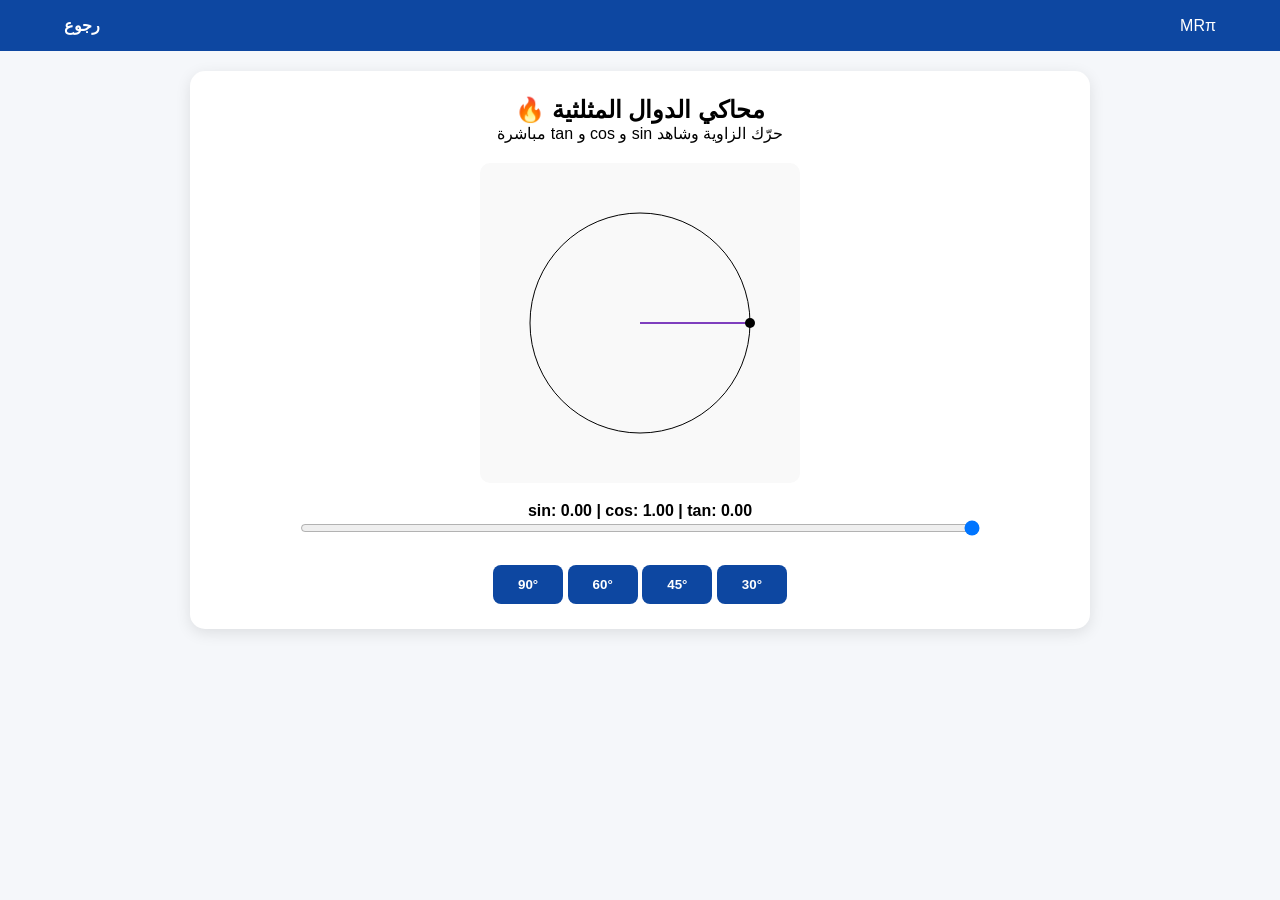
<file: basics.html>
<!DOCTYPE html>
<html lang="ar" dir="rtl">
<head>
<meta charset="UTF-8">
<meta name="viewport" content="width=device-width, initial-scale=1.0">
<title>محاكي الدوال المثلثية</title>
<link rel="stylesheet" href="style.css">

<style>
.sim-box{
    background:white;
    padding:25px;
    border-radius:15px;
    max-width:900px;
    margin:20px auto;
    text-align:center;
    box-shadow:0 4px 15px rgba(0,0,0,0.1);
}

canvas{
    background:#f9f9f9;
    border-radius:10px;
    margin-top:20px;
}

.values{
    margin-top:15px;
    font-weight:bold;
}
</style>

</head>
<body>

<header>
    <div class="logo">MRπ</div>
    <nav><a href="learn.html">رجوع</a></nav>
</header>

<div class="sim-box">

<h2>محاكي الدوال المثلثية 🔥</h2>
<p>حرّك الزاوية وشاهد sin و cos و tan مباشرة</p>

<canvas id="c" width="320" height="320"></canvas>

<div class="values">
    <span id="sinV">sin: 0</span> |
    <span id="cosV">cos: 1</span> |
    <span id="tanV">tan: 0</span>
</div>

<input type="range" id="slider" min="0" max="360" value="0" style="width:80%;">

<div style="margin-top:15px;">
    <button class="btn" onclick="setA(30)">30°</button>
    <button class="btn" onclick="setA(45)">45°</button>
    <button class="btn" onclick="setA(60)">60°</button>
    <button class="btn" onclick="setA(90)">90°</button>
</div>

</div>

<script>
const c = document.getElementById("c");
const ctx = c.getContext("2d");

const cx = 160;
const cy = 160;
const r = 110;

const slider = document.getElementById("slider");

function draw(deg){
    ctx.clearRect(0,0,320,320);

    // دائرة
    ctx.beginPath();
    ctx.arc(cx,cy,r,0,Math.PI*2);
    ctx.stroke();

    let rad = deg * Math.PI/180;

    let x = cx + r*Math.cos(rad);
    let y = cy - r*Math.sin(rad);

    // الوتر
    ctx.beginPath();
    ctx.moveTo(cx,cy);
    ctx.lineTo(x,y);
    ctx.strokeStyle="red";
    ctx.stroke();

    // cos
    ctx.beginPath();
    ctx.moveTo(cx,cy);
    ctx.lineTo(x,cy);
    ctx.strokeStyle="blue";
    ctx.stroke();

    // sin
    ctx.beginPath();
    ctx.moveTo(x,cy);
    ctx.lineTo(x,y);
    ctx.strokeStyle="green";
    ctx.stroke();

    // tan (امتداد)
    let tx = cx + r;
    let ty = cy - r*Math.tan(rad);

    if(Math.abs(Math.tan(rad)) < 5){
        ctx.beginPath();
        ctx.moveTo(cx+r,cy);
        ctx.lineTo(tx,ty);
        ctx.strokeStyle="purple";
        ctx.stroke();
    }

    // نقطة
    ctx.beginPath();
    ctx.arc(x,y,5,0,Math.PI*2);
    ctx.fill();

    // قيم
    document.getElementById("sinV").innerText = "sin: " + Math.sin(rad).toFixed(2);
    document.getElementById("cosV").innerText = "cos: " + Math.cos(rad).toFixed(2);

    let tanVal = Math.tan(rad);
    document.getElementById("tanV").innerText =
        Math.abs(tanVal) > 10 ? "tan: ∞" : "tan: " + tanVal.toFixed(2);
}

slider.oninput = ()=> draw(slider.value);

function setA(v){
    slider.value = v;
    draw(v);
}

draw(0);
</script>

</body>
</html>
</file>
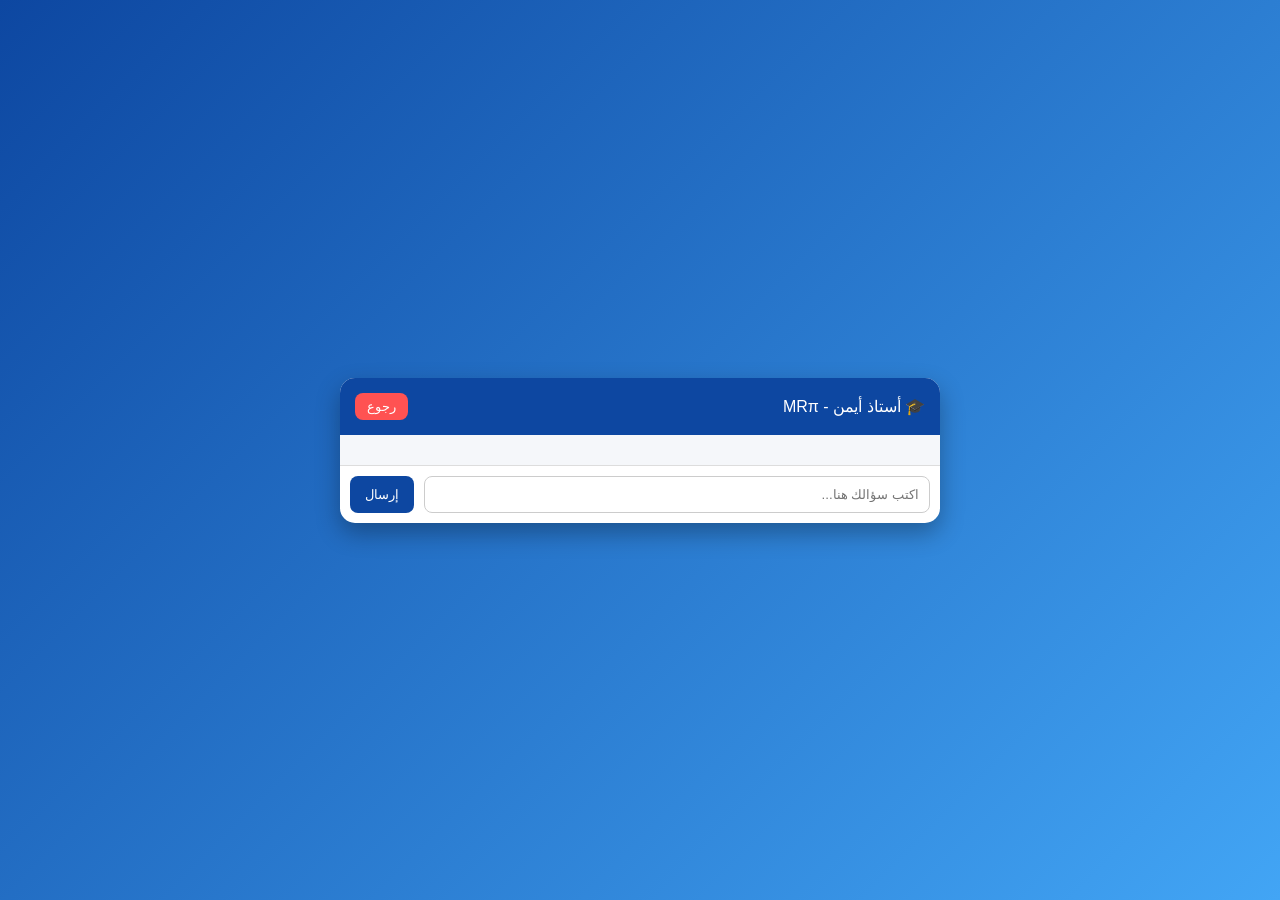
<file: chat.html>
<!DOCTYPE html>
<html lang="ar" dir="rtl">
<head>
<meta charset="UTF-8">
<meta name="viewport" content="width=device-width, initial-scale=1.0">
<title>أستاذ أيمن - MRπ</title>

<style>
body {
    margin: 0;
    font-family: sans-serif;
    background: linear-gradient(135deg, #0d47a1, #42a5f5);
    height: 100vh;
    display: flex;
    justify-content: center;
    align-items: center;
}

/* الحاوية */
.chat-container {
    width: 95%;
    max-width: 600px;
    background: white;
    border-radius: 15px;
    overflow: hidden;
    box-shadow: 0 10px 25px rgba(0,0,0,0.3);
    display: flex;
    flex-direction: column;
}

/* الهيدر */
.header {
    background: #0d47a1;
    color: white;
    padding: 15px;
    display: flex;
    justify-content: space-between;
    align-items: center;
}

.header button {
    background: #ff5252;
    border: none;
    color: white;
    padding: 6px 12px;
    border-radius: 8px;
    cursor: pointer;
}

/* الرسائل */
#chatBox {
    flex: 1;
    padding: 15px;
    height: 400px;
    overflow-y: auto;
    background: #f5f7fa;
    display: flex;
    flex-direction: column;
}

.message {
    margin: 8px 0;
    padding: 10px 14px;
    border-radius: 12px;
    max-width: 85%;
    white-space: pre-wrap;
    word-break: break-word;
    overflow-wrap: break-word;
}

.user-msg {
    background: #1976d2;
    color: white;
    align-self: flex-end;
}

.bot-msg {
    background: #e0e0e0;
    color: #000;
    align-self: flex-start;
    max-height: 300px;
    overflow-y: auto;
}

/* الإدخال */
.input-area {
    display: flex;
    padding: 10px;
    border-top: 1px solid #ddd;
}

input {
    flex: 1;
    padding: 10px;
    border: 1px solid #ccc;
    border-radius: 8px;
    outline: none;
}

button.send {
    margin-right: 10px;
    background: #0d47a1;
    color: white;
    border: none;
    padding: 10px 15px;
    border-radius: 8px;
    cursor: pointer;
}
</style>
</head>

<body>

<div class="chat-container">

    <!-- الهيدر -->
    <div class="header">
        <span>🎓 أستاذ أيمن - MRπ</span>
        <button onclick="goBack()">رجوع</button>
    </div>

    <!-- الرسائل -->
    <div id="chatBox"></div>

    <!-- الإدخال -->
    <div class="input-area">
        <input type="text" id="userInput" placeholder="اكتب سؤالك هنا...">
        <button class="send" onclick="sendMessage()">إرسال</button>
    </div>

</div>

<script>
const API_URL = "https://de7df210-7b1f-45e5-991b-78a241430346-00-2sx1tcedrlb5r.worf.replit.dev/api/chat";

/* رجوع */
function goBack() {
    window.history.back();
}

/* إرسال الرسالة */
async function sendMessage() {
    const input = document.getElementById("userInput");
    const text = input.value.trim();
    if (!text) return;

    addMessage(text, "user-msg");
    input.value = "";

    try {
        const res = await fetch(API_URL, {
            method: "POST",
            headers: { "Content-Type": "application/json" },
            body: JSON.stringify({ message: text })
        });

        const data = await res.json();
        addMessage(data.reply || "لا يوجد رد", "bot-msg");

    } catch (err) {
        addMessage("خطأ في الاتصال بالسيرفر", "bot-msg");
    }
}

/* عرض الرسائل */
function addMessage(text, className) {
    const box = document.getElementById("chatBox");
    const msg = document.createElement("div");
    msg.className = "message " + className;

    msg.innerText = text;
    msg.style.whiteSpace = "pre-wrap"; // مهم لعرض النص الطويل

    box.appendChild(msg);
    box.scrollTop = box.scrollHeight;
}
</script>

</body>
</html>
</file>
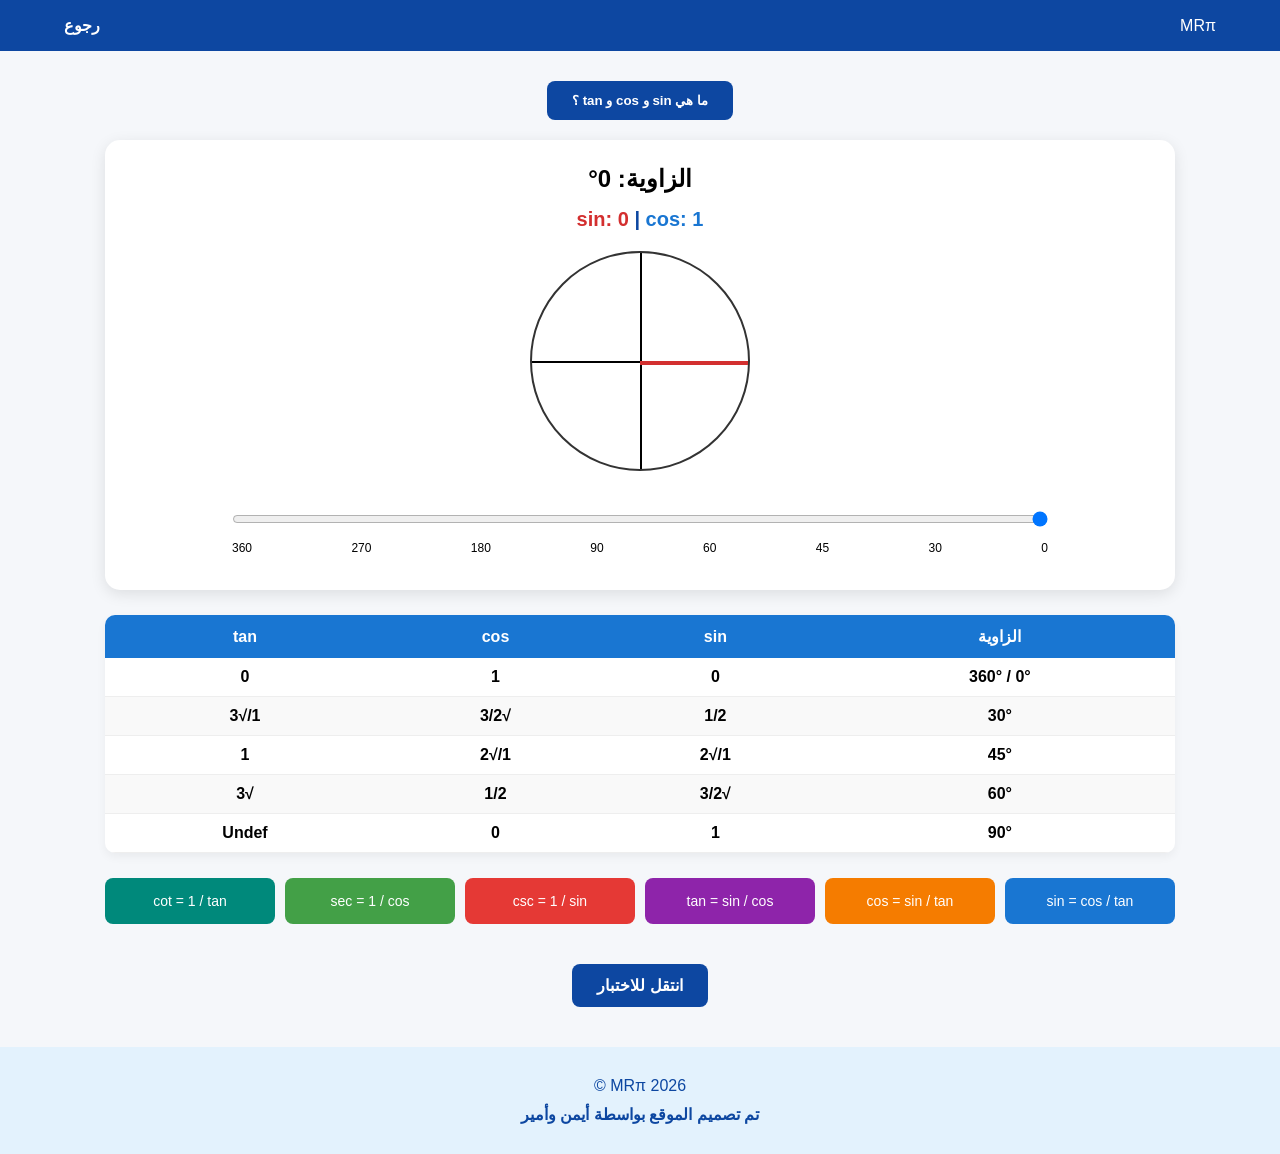
<file: learn.html>
<!DOCTYPE html>
<html lang="ar" dir="rtl">
<head>
    <meta charset="UTF-8">
    <meta name="viewport" content="width=device-width, initial-scale=1.0">
    <title>MRπ - تعلم</title>
    <link rel="stylesheet" href="style.css">
</head>
<body>

<header>
    <div class="logo">MRπ</div>
    <nav><a href="index.html">رجوع</a></nav>
</header>

<main class="main-container">

    <!-- 🔥 زر اظهار الشرح -->
    <div style="text-align:center; margin-bottom:20px;">
        <button class="btn" onclick="toggleExplain()">
            ما هي sin و cos و tan ؟
        </button>
    </div>

    <!-- 🔥 الشرح -->
    <section id="basic-explain" style="display:none; background:white; padding:20px; border-radius:15px; margin-bottom:30px; box-shadow:0 4px 10px rgba(0,0,0,0.1);">
        <h2>شرح من الصفر</h2>
        <p style="line-height:1.8; margin-top:10px;">
            الدوال المثلثية تعتمد على المثلث القائم:
        </p>

        <p><b>sin (جيب الزاوية):</b> المقابل / الوتر</p>
        <p><b>cos (جيب التمام):</b> المجاور / الوتر</p>
        <p><b>tan (الظل):</b> المقابل / المجاور</p>

        <hr style="margin:15px 0;">

        <p>
            🔹 المقابل: الضلع المقابل للزاوية  
            <br>
            🔹 المجاور: الضلع بجانب الزاوية  
            <br>
            🔹 الوتر: أطول ضلع
        </p>

        <p style="margin-top:10px;">
            💡 أهم قانون:
            <br>
            sin² + cos² = 1
        </p>

        <!-- 🔥 زر المزيد -->
        <div style="text-align:center; margin-top:20px;">
            <a href="basics.html" class="btn">
                المزيد 🚀
            </a>
        </div>

    </section>

    <section class="visualizer-container">
        <h2 id="angleText">الزاوية: 0°</h2>
        <div class="math-display">
            <span id="sinVal" style="color: #d32f2f;">sin: 0</span> | 
            <span id="cosVal" style="color: #1976d2;">cos: 1</span>
        </div>

        <div class="coordinate-system">
            <div class="axis x-axis"></div>
            <div class="axis y-axis"></div>
            <div id="vector" class="vector"></div>
        </div>

        <input type="range" id="angleSlider" min="0" max="7" step="1" value="0" style="width: 80%; margin-top: 20px;">
        <div style="display: flex; justify-content: space-between; direction: ltr; width: 80%; margin: 10px auto; font-size: 12px;">
            <span>360</span><span>270</span><span>180</span><span>90</span><span>60</span><span>45</span><span>30</span><span>0</span>
        </div>
    </section>

    <table class="values-table">
        <thead>
            <tr>
                <th>الزاوية</th>
                <th>sin</th>
                <th>cos</th>
                <th>tan</th>
            </tr>
        </thead>
        <tbody>
            <tr><td>0° / 360°</td><td>0</td><td>1</td><td>0</td></tr>
            <tr><td>30°</td><td>1/2</td><td>√3/2</td><td>1/√3</td></tr>
            <tr><td>45°</td><td>1/√2</td><td>1/√2</td><td>1</td></tr>
            <tr><td>60°</td><td>√3/2</td><td>1/2</td><td>√3</td></tr>
            <tr><td>90°</td><td>1</td><td>0</td><td>Undef</td></tr>
        </tbody>
    </table>

    <section class="laws-grid">
        <div class="law-card" style="background:#1976d2;">sin = cos / tan</div>
        <div class="law-card" style="background:#f57c00;">cos = sin / tan</div>
        <div class="law-card" style="background:#8e24aa;">tan = sin / cos</div>
        <div class="law-card" style="background:#e53935;">csc = 1 / sin</div>
        <div class="law-card" style="background:#43a047;">sec = 1 / cos</div>
        <div class="law-card" style="background:#00897b;">cot = 1 / tan</div>
    </section>

    <div style="text-align: center; margin-top: 30px;">
        <a href="test.html" class="btn">انتقل للاختبار</a>
    </div>
</main>

<footer>
    <p>MRπ 2026 ©</p>
    <p style="margin-top: 10px; font-weight: bold;">تم تصميم الموقع بواسطة أيمن وأمير</p>
</footer>

<script>
    function toggleExplain(){
        const box = document.getElementById("basic-explain");
        box.style.display = box.style.display === "none" ? "block" : "none";
    }

    const slider = document.getElementById('angleSlider');
    const vector = document.getElementById('vector');
    const angleText = document.getElementById('angleText');
    const sinVal = document.getElementById('sinVal');
    const cosVal = document.getElementById('cosVal');

    const data = [
        { deg: 0, sin: "0", cos: "1" },
        { deg: 30, sin: "1/2", cos: "√3/2" },
        { deg: 45, sin: "1/√2", cos: "1/√2" },
        { deg: 60, sin: "√3/2", cos: "1/2" },
        { deg: 90, sin: "1", cos: "0" },
        { deg: 180, sin: "0", cos: "-1" },
        { deg: 270, sin: "-1", cos: "0" },
        { deg: 360, sin: "0", cos: "1" }
    ];

    slider.addEventListener('input', () => {
        const d = data[slider.value];
        angleText.innerText = d.deg === 0 ? "الزاوية: 0° + 360°" : `الزاوية: ${d.deg}°`;
        sinVal.innerText = `sin: ${d.sin}`;
        cosVal.innerText = `cos: ${d.cos}`;
        vector.style.transform = `translateY(-50%) rotate(${-d.deg}deg)`;
    });
</script>

</body>
</html>
</file>
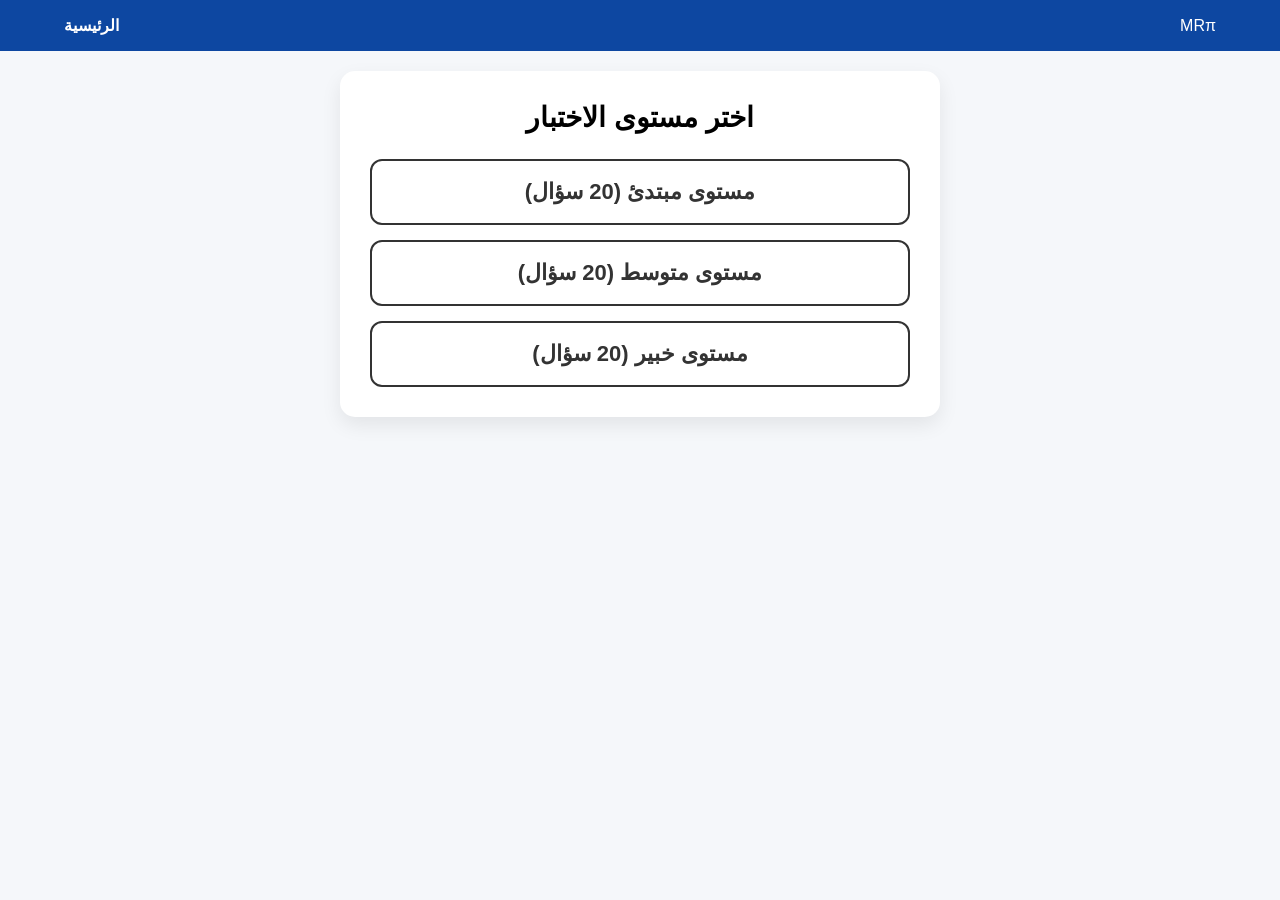
<file: test.html>
<!DOCTYPE html>
<html lang="ar" dir="rtl">
<head>
    <meta charset="UTF-8">
    <meta name="viewport" content="width=device-width, initial-scale=1.0">
    <title>MRπ - اختبار حفظي</title>
    <link rel="stylesheet" href="style.css">
    <style>
        .card { max-width: 600px; margin: 20px auto; padding: 30px; }
        .card h2, .card h3 { font-size: 28px; margin-bottom: 25px; text-align: center; }
        .options-grid { display: flex; flex-direction: column; gap: 15px; margin-top: 20px; }
        .quiz-option-btn, #restart-btn {
            background: #ffffff; color: #333333; border: 2px solid #333333;
            padding: 18px; border-radius: 12px; font-size: 22px; font-weight: bold;
            cursor: pointer; transition: all 0.2s ease; width: 100%; text-align: center;
        }
        .quiz-option-btn:hover { background-color: #f0f0f0; transform: translateY(-2px); }
        #score-text { margin-top: 20px; font-weight: bold; text-align: center; line-height: 1.6; }
        .motivation-text { display: block; margin-top: 10px; font-style: italic; color: #1976d2; }
        @media (max-width: 600px) { .quiz-option-btn { font-size: 18px; padding: 12px; } }
    </style>
</head>
<body>
    <header>
        <div class="logo">MRπ</div>
        <nav><a href="index.html">الرئيسية</a></nav>
    </header>

    <main class="main-container">
        <div class="card" id="level-screen">
            <h2>اختر مستوى الاختبار</h2>
            <div class="options-grid">
                <button class="quiz-option-btn" onclick="startQuiz('beginner')">مستوى مبتدئ (20 سؤال)</button>
                <button class="quiz-option-btn" onclick="startQuiz('intermediate')">مستوى متوسط (20 سؤال)</button>
                <button class="quiz-option-btn" onclick="startQuiz('expert')">مستوى خبير (20 سؤال)</button>
            </div>
        </div>

        <div class="card" id="quiz-screen" style="display: none;">
            <h3 id="question-text">السؤال سيظهر هنا</h3>
            <div id="options-container" class="options-grid"></div>
            <div id="score-text"></div>
            <button class="quiz-option-btn" id="restart-btn" style="display: none; margin-top: 20px; background: #0d47a1; color: #fff;" onclick="location.reload()">إعادة الاختبار</button>
        </div>
    </main>

    <script>
        const questions = {
            beginner: [
                { q: "sin(0°)", options: ["0", "1", "-1", "1/2"], answer: "0" },
                { q: "cos(0°)", options: ["1", "0", "1/2", "√3/2"], answer: "1" },
                { q: "sin(30°)", options: ["1/2", "√3/2", "1", "0"], answer: "1/2" },
                { q: "cos(30°)", options: ["√3/2", "1/2", "1/√2", "1"], answer: "√3/2" },
                { q: "tan(45°)", options: ["1", "0", "√3", "1/√3"], answer: "1" },
                { q: "sin(60°)", options: ["√3/2", "1/2", "1", "0"], answer: "√3/2" },
                { q: "cos(60°)", options: ["1/2", "√3/2", "1", "0"], answer: "1/2" },
                { q: "sin(90°)", options: ["1", "0", "-1", "غير معرف"], answer: "1" },
                { q: "cos(90°)", options: ["0", "1", "-1", "غير معرف"], answer: "0" },
                { q: "sin(180°)", options: ["0", "1", "-1", "1/2"], answer: "0" },
                { q: "cos(180°)", options: ["-1", "1", "0", "غير معرف"], answer: "-1" },
                { q: "tan(0°)", options: ["0", "1", "غير معرف", "√3"], answer: "0" },
                { q: "sin(270°)", options: ["-1", "1", "0", "1/2"], answer: "-1" },
                { q: "cos(270°)", options: ["0", "-1", "1", "غير معرف"], answer: "0" },
                { q: "sin(45°)", options: ["1/√2", "1/2", "√3/2", "1"], answer: "1/√2" },
                { q: "cos(45°)", options: ["1/√2", "1/2", "√3/2", "1"], answer: "1/√2" },
                { q: "ما هو قانون tan؟", options: ["sin/cos", "cos/sin", "1/sin", "1/cos"], answer: "sin/cos" },
                { q: "sin²x + cos²x =", options: ["1", "0", "-1", "2"], answer: "1" },
                { q: "tan(90°)", options: ["غير معرف", "0", "1", "-1"], answer: "غير معرف" },
                { q: "cos(360°)", options: ["1", "0", "-1", "1/2"], answer: "1" },
                { q: "sin(360°)", options: ["0", "1", "-1", "1/2"], answer: "0" }
            ],
            intermediate: [
                { q: "sin(30°) + cos(60°)", options: ["1", "1/2", "√3", "2"], answer: "1" },
                { q: "tan(45°) + sin(90°)", options: ["2", "1", "0", "3"], answer: "2" },
                { q: "sin(45°) * cos(45°)", options: ["1/2", "1", "1/√2", "1/4"], answer: "1/2" },
                { q: "2 * sin(30°)", options: ["1", "2", "1/2", "0"], answer: "1" },
                { q: "cos²(45°)", options: ["1/2", "1", "1/4", "0"], answer: "1/2" },
                { q: "tan(30°) * √3", options: ["1", "3", "√3", "0"], answer: "1" },
                { q: "sin(180°) + cos(0°)", options: ["1", "0", "-1", "2"], answer: "1" },
                { q: "cos(60°) - sin(30°)", options: ["0", "1", "1/2", "-1"], answer: "0" },
                { q: "tan(60°) / √3", options: ["1", "3", "1/3", "0"], answer: "1" },
                { q: "sin(90°) * cos(180°)", options: ["-1", "1", "0", "2"], answer: "-1" },
                { q: "قيمة sec(0°)", options: ["1", "0", "-1", "غير معرف"], answer: "1" },
                { q: "قيمة csc(90°)", options: ["1", "0", "-1", "غير معرف"], answer: "1" },
                { q: "sin(270°) + sin(90°)", options: ["0", "1", "-1", "2"], answer: "0" },
                { q: "cos(180°) * cos(0°)", options: ["-1", "1", "0", "-2"], answer: "-1" },
                { q: "tan²(45°)", options: ["1", "0", "2", "1/2"], answer: "1" },
                { q: "sin(30°) / cos(30°)", options: ["tan(30°)", "tan(60°)", "1", "0"], answer: "tan(30°)" },
                { q: "1 - sin²(x) =", options: ["cos²(x)", "tan²(x)", "1", "0"], answer: "cos²(x)" },
                { q: "cos(90°) + sin(0°)", options: ["0", "1", "2", "-1"], answer: "0" },
                { q: "2 * cos(60°)", options: ["1", "1/2", "2", "0"], answer: "1" },
                { q: "sin(150°) تساوي", options: ["sin(30°)", "cos(30°)", "sin(60°)", "-sin(30°)"], answer: "sin(30°)" }
            ],
            expert: [
                { q: "مقلوب دالة الجيب (1/sin) هو:", options: ["csc", "sec", "cot", "tan"], answer: "csc" },
                { q: "إشارة الـ cos في الربع الثالث:", options: ["سالبة", "موجبة", "صفر", "دائماً 1"], answer: "سالبة" },
                { q: "sin(2x) تساوي:", options: ["2sin(x)cos(x)", "sin²x-cos²x", "2sin(x)", "cos(2x)"], answer: "2sin(x)cos(x)" },
                { q: "الزاوية 3π/2 بالدرجات:", options: ["270°", "180°", "90°", "360°"], answer: "270°" },
                { q: "في الربع الثاني، أي دالة موجبة؟", options: ["sin", "cos", "tan", "sec"], answer: "sin" },
                { q: "قيمة cot(45°)", options: ["1", "0", "غير معرف", "√3"], answer: "1" },
                { q: "sec²x - tan²x =", options: ["1", "0", "-1", "sin²x"], answer: "1" },
                { q: "إشارة tan في الربع الرابع:", options: ["سالبة", "موجبة", "صفر", "غير معرفة"], answer: "سالبة" },
                { q: "cos(2x) لها قانون هو:", options: ["cos²x - sin²x", "2sin(x)cos(x)", "1 + tan²x", "2cos(x)"], answer: "cos²x - sin²x" },
                { q: "مقلوب tan هو:", options: ["cot", "csc", "sec", "sin"], answer: "cot" },
                { q: "الزاوية π/3 تساوي:", options: ["60°", "30°", "45°", "90°"], answer: "60°" },
                { q: "قيمة sin(π)", options: ["0", "1", "-1", "1/2"], answer: "0" },
                { q: "الدالة العكسية لـ cos هي:", options: ["sec", "csc", "cot", "tan"], answer: "sec" },
                { q: "قيمة csc(30°)", options: ["2", "1/2", "√3/2", "1"], answer: "2" },
                { q: "إذا كان tan x = 1، فإن x =", options: ["45°", "30°", "60°", "90°"], answer: "45°" },
                { q: "أي ربع يكون فيه الكل (All) موجب؟", options: ["الأول", "الثاني", "الثالث", "الرابع"], answer: "الأول" },
                { q: "قيمة cos(π/2)", options: ["0", "1", "-1", "غير معرف"], answer: "0" },
                { q: "1 + tan²x =", options: ["sec²x", "csc²x", "cot²x", "1"], answer: "sec²x" },
                { q: "sin(-x) تساوي:", options: ["-sin(x)", "sin(x)", "cos(x)", "0"], answer: "-sin(x)" },
                { q: "cos(-x) تساوي:", options: ["cos(x)", "-cos(x)", "sin(x)", "0"], answer: "cos(x)" }
            ]
        };

        let currentLevel = [];
        let index = 0;
        let score = 0;

        function shuffle(array) {
            for (let i = array.length - 1; i > 0; i--) {
                const j = Math.floor(Math.random() * (i + 1));
                [array[i], array[j]] = [array[j], array[i]];
            }
            return array;
        }

        function startQuiz(lvl) {
            let all = [...questions[lvl]];
            shuffle(all);
            currentLevel = all.slice(0, 20); // اختيار 20 سؤال عشوائي بدون تكرار
            
            document.getElementById('level-screen').style.display = 'none';
            document.getElementById('quiz-screen').style.display = 'block';
            index = 0; score = 0;
            showQuestion();
        }

        function getMotivation(pct) {
            if (pct === 100) return "عاشووو! أنت ملك المثلثات، MRπ الحقيقي! 👑";
            if (pct >= 80) return "بطل! درجتك ترفع الرأس، استمر يا وحش. 🔥";
            if (pct >= 50) return "جيد جداً، بس ركز شوية وتجيب الـ 100 المرة الجاية. 👍";
            return "لا تضوج، الرياضيات يرادلها واهس مراجعة. ارجع اقرأ القوانين وتعال! 💪";
        }

        function showQuestion() {
            const container = document.getElementById('options-container');
            const scoreDiv = document.getElementById('score-text');
            
            if (index >= currentLevel.length) {
                const finalScore = (score / currentLevel.length) * 100;
                document.getElementById('question-text').innerText = "النتيجة النهائية";
                container.innerHTML = "";
                scoreDiv.innerHTML = `
                    <div style="font-size: 40px; color: #0d47a1;">${finalScore}/100</div>
                    <div class="motivation-text">${getMotivation(finalScore)}</div>
                `;
                document.getElementById('restart-btn').style.display = "block";
                return;
            }

            const q = currentLevel[index];
            document.getElementById('question-text').innerText = `سؤال ${index + 1}: ${q.q}`;
            container.innerHTML = "";
            scoreDiv.innerText = `الدرجة الحالية: ${(score/currentLevel.length)*100}%`;

            let opts = shuffle([...q.options]);
            opts.forEach(opt => {
                const btn = document.createElement('button');
                btn.className = "quiz-option-btn";
                btn.innerText = opt;
                btn.onclick = () => {
                    if(opt === q.answer) score++;
                    index++;
                    showQuestion();
                };
                container.appendChild(btn);
            });
        }
    </script>
</body>
</html>
</file>
<file: style.css>
:root {
    --blue-dark: #0d47a1;
    --blue-main: #1976d2;
    --blue-light: #f0f7ff;
    --white: #ffffff;
}

*, *::before, *::after {
    box-sizing: border-box;
    margin: 0;
    padding: 0;
}

body {
    font-family: sans-serif;
    background: #f5f7fa;
    direction: rtl;
    min-height: 100vh;
}

/* ===== الهيدر ===== */
header { 
    background-color: var(--blue-dark);
    color: white;
    padding: 1rem 5%; 
    display: flex;
    justify-content: space-between;
    align-items: center;
}

header nav a {
    color: white;
    text-decoration: none;
    margin-right: 15px;
    font-weight: bold;
}

/* ===== الصفحة الرئيسية ===== */
.hero-section {
    background-color: var(--blue-main);
    color: white;
    text-align: center;
    padding: 40px 20px 80px;
}

.cards-container { 
    display: grid; 
    grid-template-columns: repeat(auto-fit, minmax(280px, 1fr)); 
    gap: 20px;
    max-width: 1100px;
    margin: -40px auto 40px;
    padding: 0 20px; 
}

.card { 
    background: var(--white);
    border-radius: 15px;
    padding: 25px; 
    text-align: center;
    box-shadow: 0 8px 20px rgba(0,0,0,0.08); 
}

.card img {
    width: 80px;
    height: 80px;
    object-fit: contain;
    margin-bottom: 15px;
}

.btn { 
    background-color: var(--blue-dark);
    color: white;
    padding: 12px 25px; 
    border-radius: 8px;
    text-decoration: none;
    display: inline-block; 
    margin-top: 10px;
    font-weight: bold;
    border: none;
    cursor: pointer; 
}

/* ===== الجداول ===== */
.values-table {
    width: 100%;
    border-collapse: collapse;
    margin: 25px 0;
    background: white;
    border-radius: 10px;
    overflow: hidden;
    box-shadow: 0 4px 10px rgba(0,0,0,0.05);
    text-align: center;
}

.values-table th {
    background: var(--blue-main);
    color: white;
    padding: 12px;
}

.values-table td {
    padding: 10px;
    border-bottom: 1px solid #eee;
    font-weight: bold;
}

.values-table tr:nth-child(even) {
    background: #f9f9f9;
}

/* ===== المحاكي ===== */
.main-container {
    max-width: 1100px;
    margin: 20px auto;
    padding: 0 15px;
}

.visualizer-container { 
    background: var(--white);
    padding: 25px;
    border-radius: 15px; 
    box-shadow: 0 4px 15px rgba(0,0,0,0.1);
    text-align: center; 
}

.coordinate-system { 
    width: 220px;
    height: 220px;
    border: 2px solid #333;
    border-radius: 50%; 
    position: relative;
    margin: 20px auto; 
}

.axis {
    position: absolute;
    background: #000;
}

.x-axis {
    width: 100%;
    height: 2px;
    top: 50%;
    left: 0;
}

.y-axis {
    width: 2px;
    height: 100%;
    left: 50%;
    top: 0;
}

.vector { 
    width: 50%;
    height: 4px;
    background: #d32f2f;
    position: absolute; 
    top: 50%;
    left: 50%;
    transform-origin: left center;
    transition: 0.3s;
}

.math-display {
    font-size: 20px;
    color: var(--blue-dark);
    margin: 15px 0;
    font-weight: bold;
}

.laws-grid {
    display: grid;
    grid-template-columns: repeat(auto-fit, minmax(140px, 1fr));
    gap: 10px;
    margin-top: 20px;
}

.law-card {
    padding: 15px;
    border-radius: 8px;
    color: white;
    text-align: center;
    font-size: 14px;
}

/* ===== الفوتر ===== */
footer {
    text-align: center;
    padding: 30px;
    background: #e3f2fd;
    color: var(--blue-dark);
    margin-top: 40px;
}

/* ===== 🔥 إصلاح الشات (المهم) ===== */
.message {
    margin: 8px 0;
    padding: 10px 14px;
    border-radius: 12px;
    max-width: 85%;
    white-space: pre-wrap;      /* مهم جداً للنص الطويل */
    word-break: break-word;     /* يكسر الكلمات الطويلة */
    overflow-wrap: break-word;   /* دعم إضافي */
    line-height: 1.6;
}

/* رسائل المستخدم */
.user-msg {
    background: #1976d2;
    color: white;
    align-self: flex-end;
}

/* رسائل البوت */
.bot-msg {
    background: #e0e0e0;
    color: #000;
    align-self: flex-start;
    max-height: 400px;
    overflow-y: auto;
}

/* صندوق الشات */
#chatBox {
    display: flex;
    flex-direction: column;
    overflow-y: auto;
}

/* تحسين عام */
body {
    -webkit-font-smoothing: antialiased;
}
</file>
